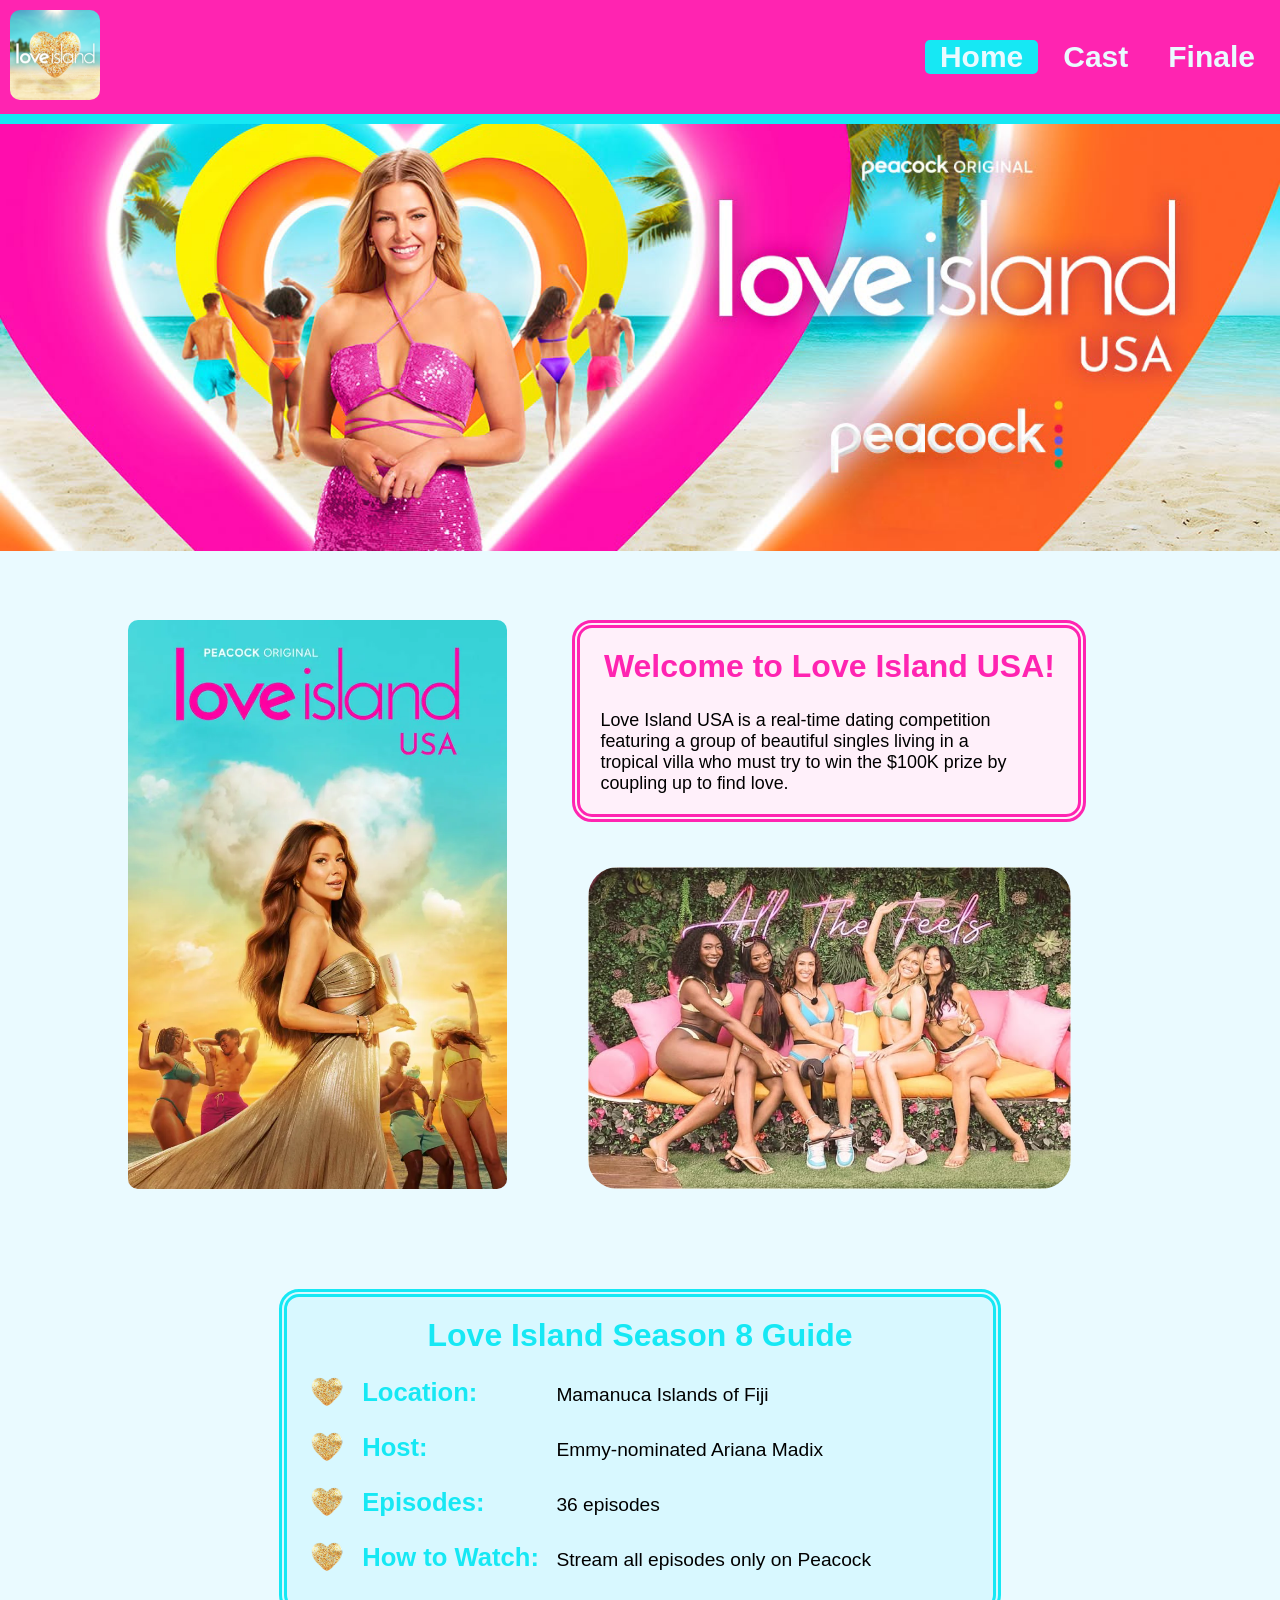
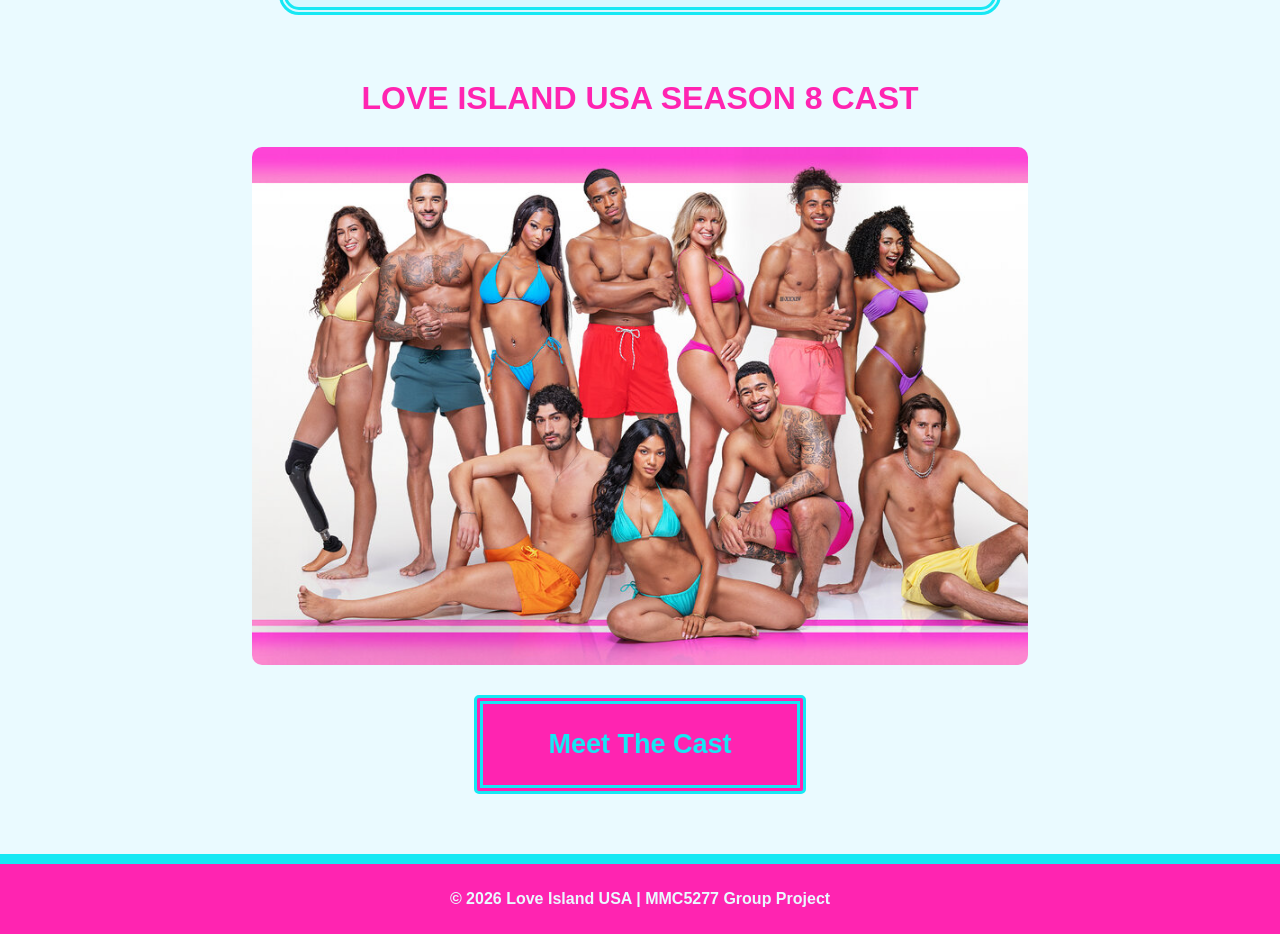
<file: index.html>
<!DOCTYPE html>
<html lang="en">
<head>
    <meta charset="UTF-8">
    <meta name="viewport" content="width=device-width, initial-scale=1.0">
    <title>Love Island USA Season 8 | Home</title>
    <link rel="stylesheet" href="style.css">
    <link rel="icon" type="image/png" href="images/goldHeart.png">
</head>
<body>

    <header class="header">
        <a href="index.html">
            <img src="images/appLogoLoveIsland.avif" alt="Love Island Logo" class="header__logo"> 
        </a>
        <nav class="header__nav">
            <a href="index.html" class="header__link header__link--active">Home</a>
            <a href="cast.html" class="header__link">Cast</a>
            <a href="finale.html" class="header__link">Finale</a>
        </nav>
    </header>


    <main class="main">
        <section class="hero">
            <img src="images/loveIslandHeroNew.png" 
                alt="Love Island Hero Image" class="hero__img">
        </section>


        <section class="content">
            <div class="content__container">
                <img src="images/loveIslandMainImage.webp" 
                    alt="Love Island Host Show Image" class="content__img">

                <div class ="content__container content__container--two">
                    <div class="content__section">
                        <h1 class="content__heading">Welcome to Love Island USA!</h1>
                        <!-- Credit: https://www.peacocktv.com/stream-tv/love-island-->
                        <p class="content__paragraph">Love Island USA is a real-time dating competition featuring a group of beautiful singles living in a tropical villa who must try to win the $100K prize by coupling up to find love.</p> 
                    </div>
                    <img src="images/loveIslandImg.jpg" alt="love island promo photo" class ="content__img2">  
                </div>
            </div>
            
            <div class ="content__section content__section--two">
                <h1 class="content__heading content__heading--blue">Love Island Season 8 Guide</h1>
            
                <div class="content__group">
                    <img src="images/goldHeart.png" alt="heart icon" class="content__heart">
                    <h2 class="content__label">Location: </h2> 
                    <p class="content__text">Mamanuca Islands of Fiji</p>
                </div>

                <div class="content__group">
                    <img src="images/goldHeart.png" alt="heart icon" class="content__heart">
                    <h2 class="content__label">Host:</h2>
                    <p class="content__text">Emmy-nominated Ariana Madix</p>
                </div>
            
                <div class="content__group">
                    <img src="images/goldHeart.png" alt="heart icon" class="content__heart">
                    <h2 class="content__label">Episodes:</h2>
                    <p class="content__text">36 episodes</p>
                </div>
            
                <div class="content__group">
                    <img src="images/goldHeart.png" alt="heart icon" class="content__heart">
                    <h2 class="content__label">How to Watch:</h2>
                    <p class="content__text">Stream all episodes only on Peacock</p>
                </div>    
            </div>
        </section>


        <section class="cast">
            <h1 class="cast__heading">Love Island USA Season 8 Cast</h1>
            <img src="images/loveIslandCast.jpg" 
                alt="Love Island Cast Image" class="cast__image">
            <a href="cast.html">     
                <button type="button" class="cast__button" link>Meet The Cast</button>
            </a>
        </section>
    </main>
</body>


<footer class="footer">
    <p>&copy; 2026 Love Island USA | MMC5277 Group Project</p>
</footer>

</html>
</file>
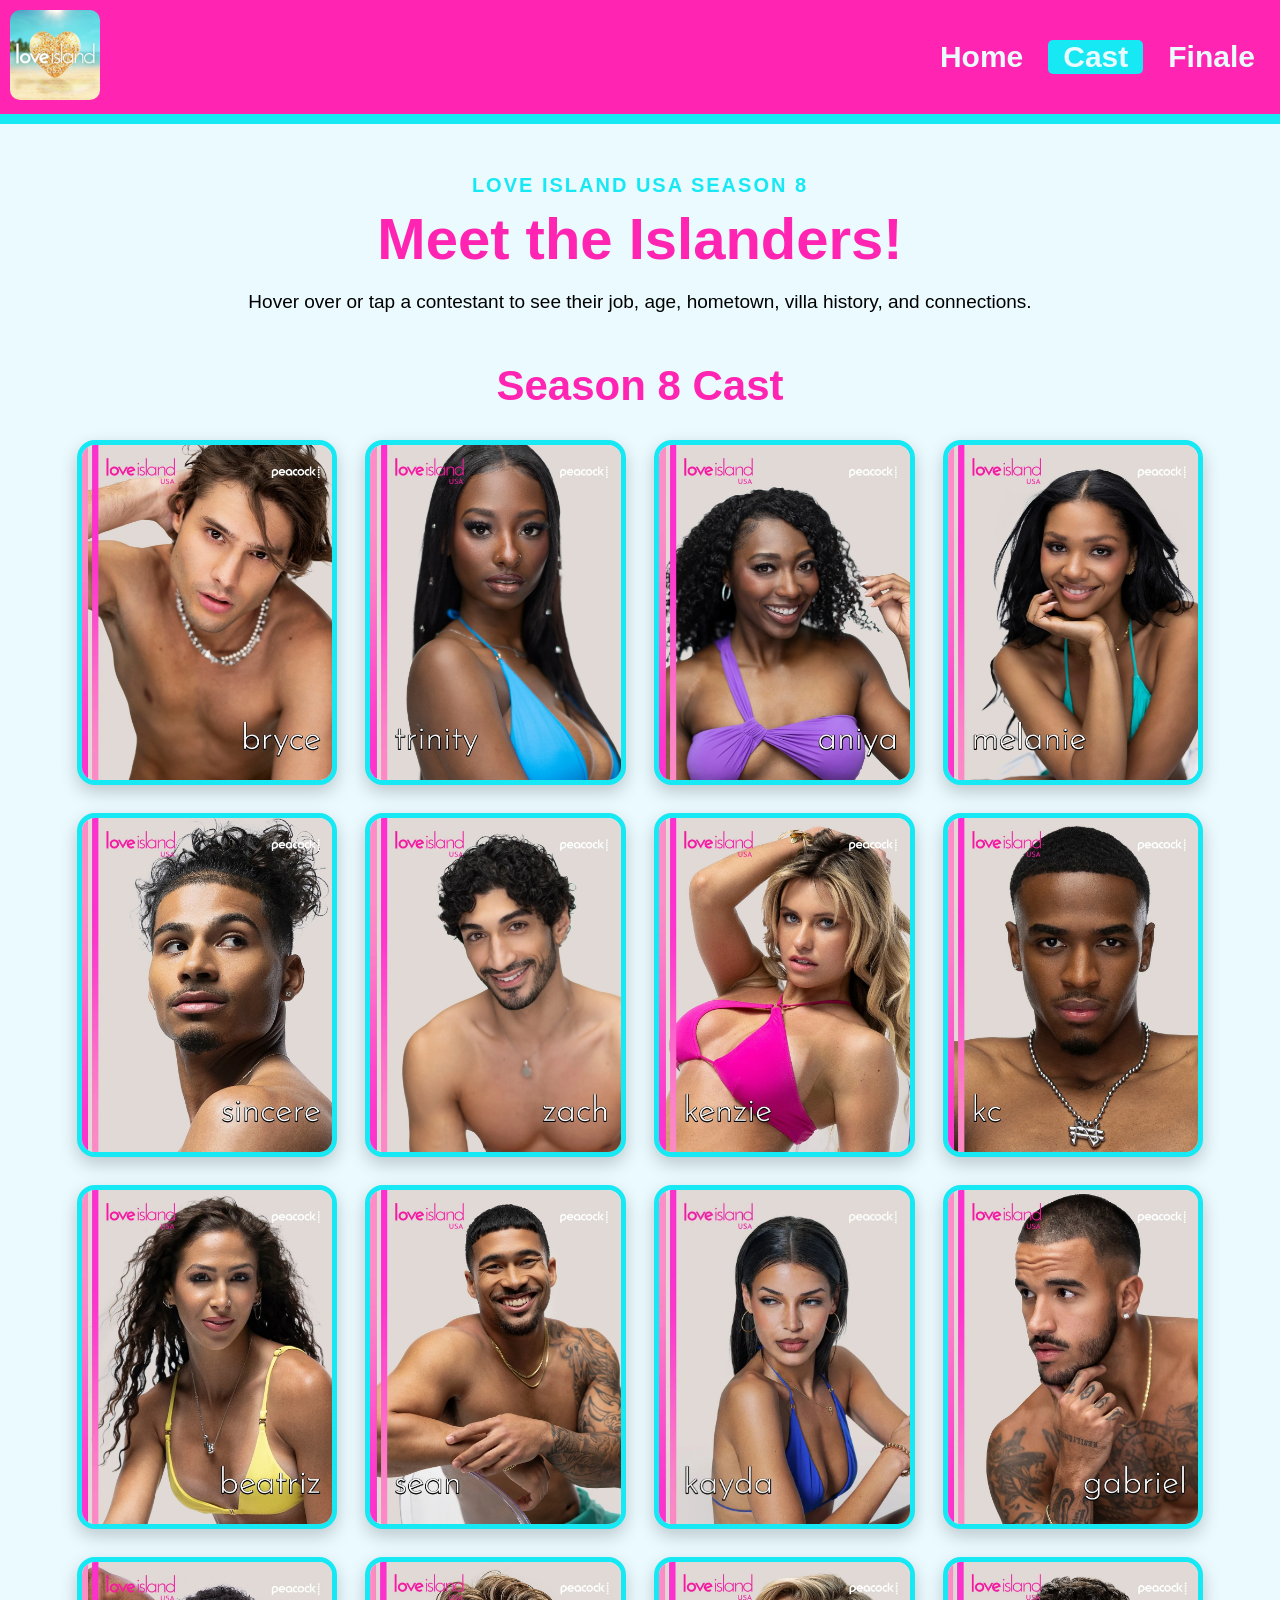
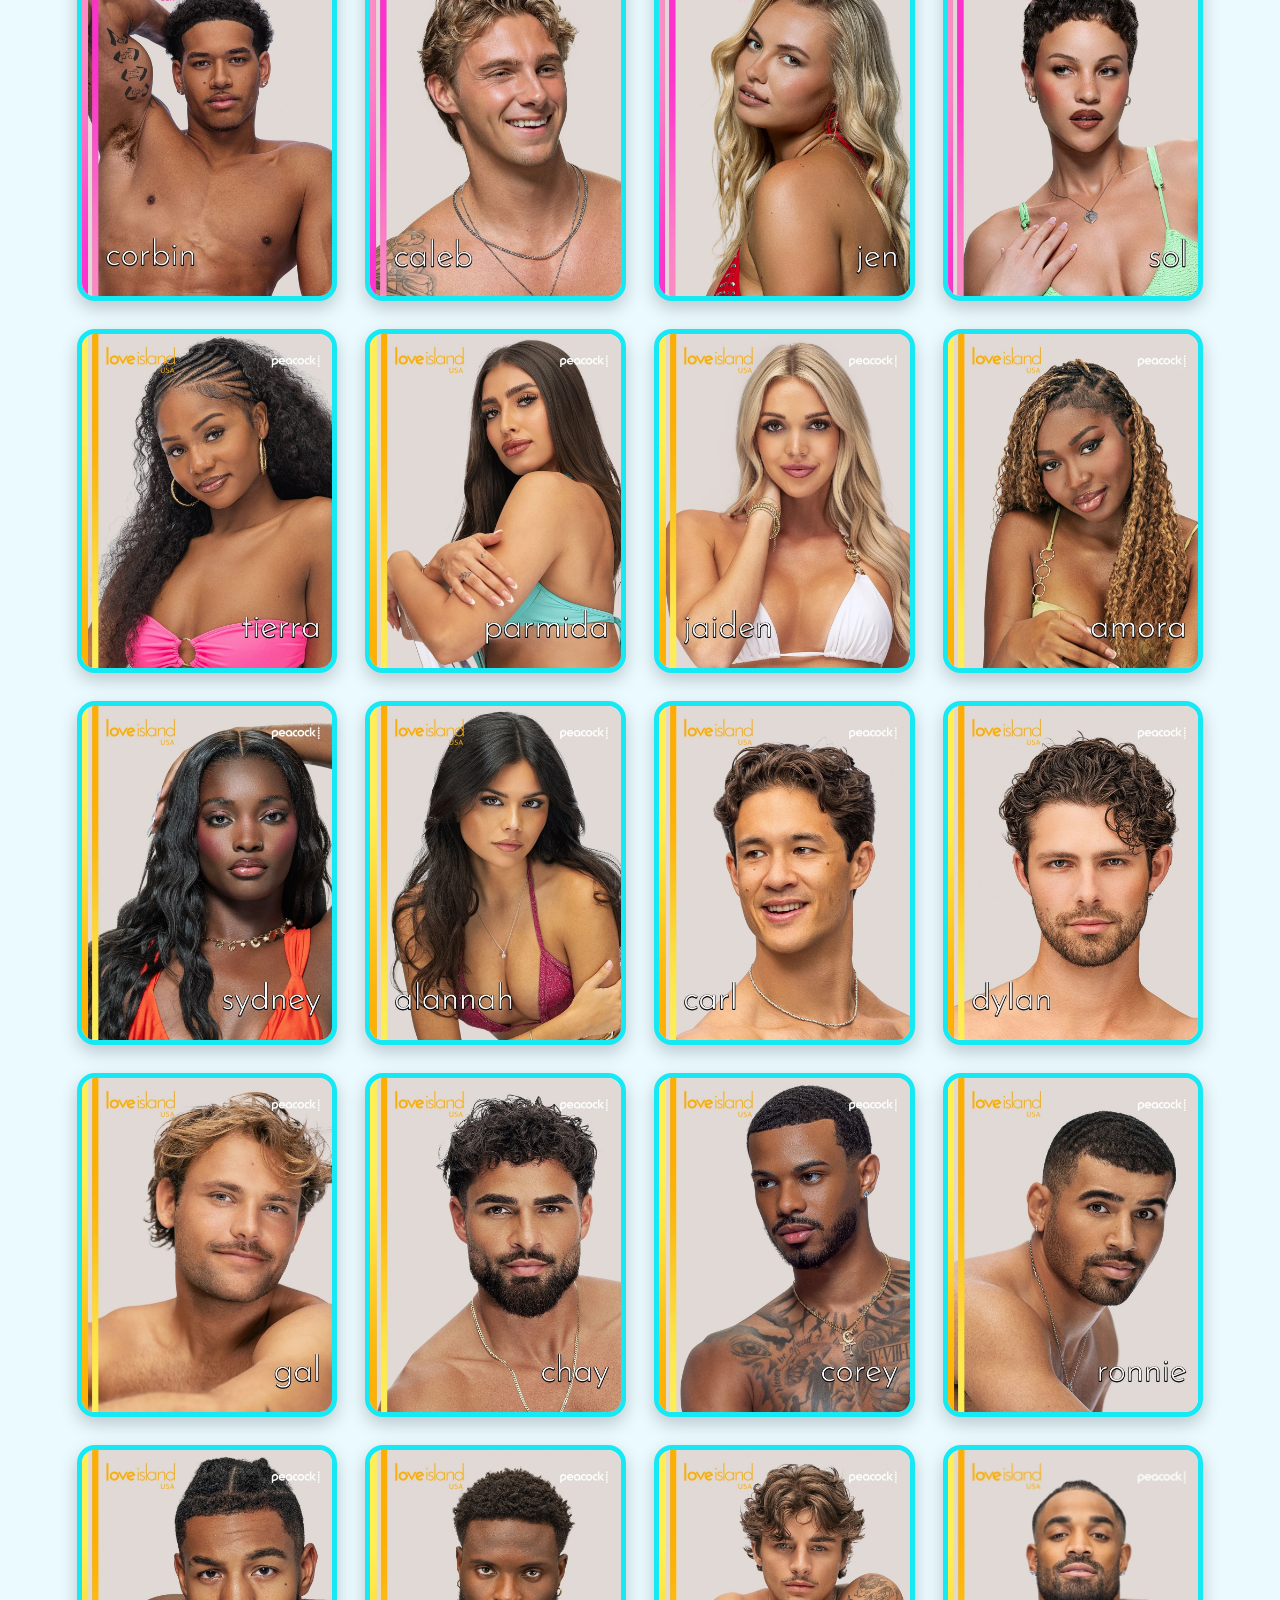
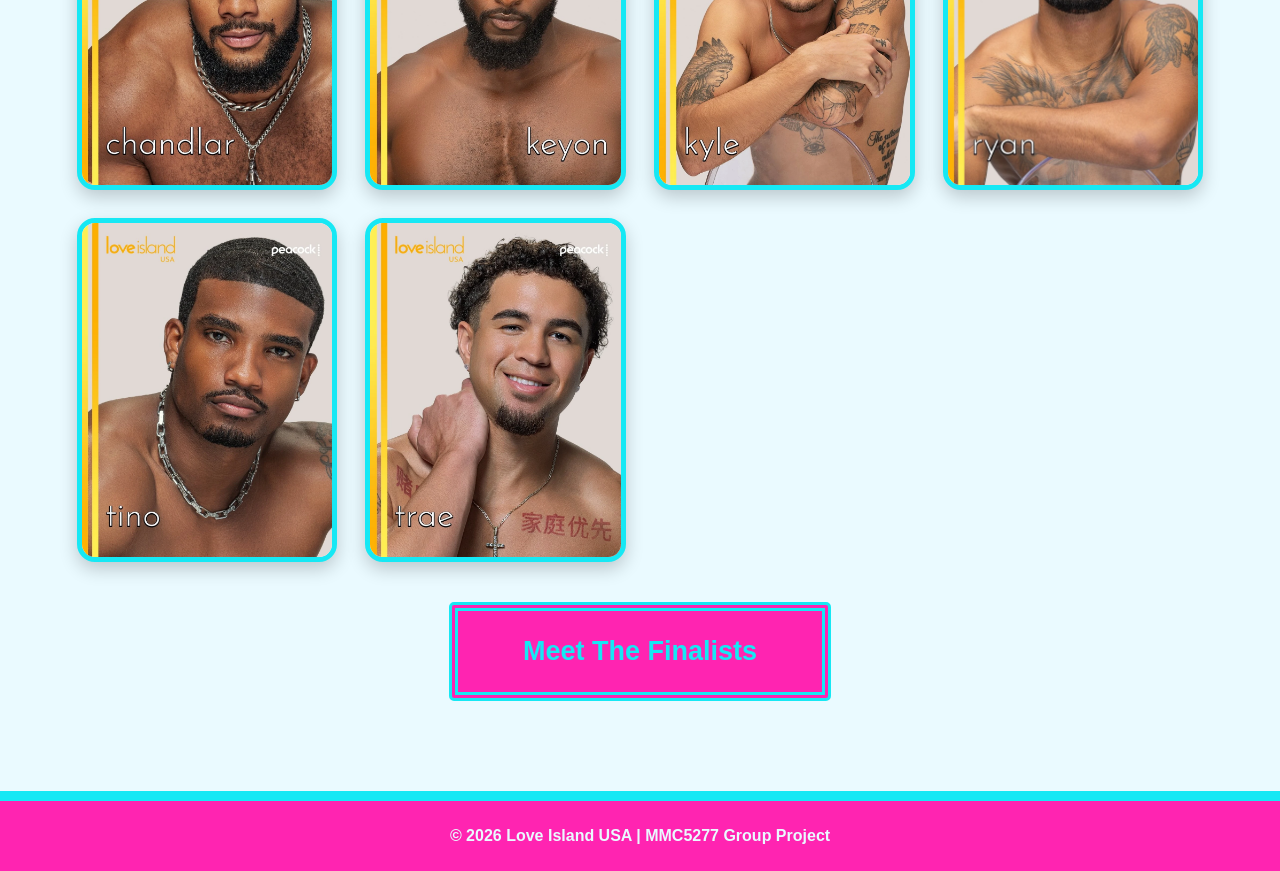
<file: cast.html>
<!DOCTYPE html>
<html lang="en">
<head>
    <meta charset="UTF-8">
    <meta name="viewport" content="width=device-width, initial-scale=1.0">
    <title>Love Island USA Season 8 | Cast</title>
    <link rel="stylesheet" href="style.css">
    <link rel="icon" type="image/png" href="images/goldHeart.png">
</head>

<body>
    <header class="header">
        <a href="index.html">
            <img
                src="images/appLogoLoveIsland.avif"
                alt="Love Island USA logo"
                class="header__logo"
            >
        </a>

        <nav class="header__nav" aria-label="Main navigation">
            <a href="index.html" class="header__link">Home</a>
            <a href="cast.html" class="header__link header__link--active">Cast</a>
            <a href="finale.html" class="header__link">Finale</a>
        </nav>
    </header>

    <main class="cast-page">
        <section class="cast-page__intro">
            <p class="cast-page__eyebrow">Love Island USA Season 8</p>
            <h1 class="cast-page__heading">Meet the Islanders!</h1>
            <p class="cast-page__intro-text">
                Hover over or tap a contestant to see their job, age, hometown,
                villa history, and connections.
            </p>
        </section>

        <section class="cast-page__contestants">
            <h2 class="cast-page__section-heading">Season 8 Cast</h2>

            <div class="cast-page__grid">
                <article class="cast-card" tabindex="0">
                    <img
                        src="images/USA_S8_Bryce_Dettloff.webp"
                        alt="Bryce Dettloff"
                        class="cast-card__image"
                        loading="lazy"
                    >

                    <div class="cast-card__overlay">
                        <h3 class="cast-card__overlay-name">Bryce Dettloff</h3>
                        <p><strong>Job:</strong> DJ, producer, and model</p>
                        <p><strong>Age:</strong> 29</p>
                        <p><strong>Hometown:</strong> Los Angeles, California</p>
                        <p><strong>Entered:</strong> Day 1</p>
                        <p><strong>Connections:</strong> Trinity</p>
                        <p class="cast-card__result"><strong>Place:</strong> Winner</p>
                    </div>
                </article>

                <article class="cast-card" tabindex="0">
                    <img
                        src="images/USA_S8_Trinity_Tatum.webp"
                        alt="Trinity Tatum"
                        class="cast-card__image"
                        loading="lazy"
                    >

                    <div class="cast-card__overlay">
                        <h3 class="cast-card__overlay-name">Trinity Tatum</h3>
                        <p><strong>Job:</strong> Model and makeup artist</p>
                        <p><strong>Age:</strong> 22</p>
                        <p><strong>Hometown:</strong> Newport News, Virginia</p>
                        <p><strong>Entered:</strong> Day 1</p>
                        <p><strong>Connections:</strong> Bryce</p>
                        <p class="cast-card__result"><strong>Place:</strong> Winner</p>
                    </div>
                </article>

                <article class="cast-card" tabindex="0">
                    <img
                        src="images/USA_S8_Aniya_Harvey.webp"
                        alt="Aniya Harvey"
                        class="cast-card__image"
                        loading="lazy"
                    >

                    <div class="cast-card__overlay">
                        <h3 class="cast-card__overlay-name">Aniya Harvey</h3>
                        <p><strong>Job:</strong> Nonprofit marketing director</p>
                        <p><strong>Age:</strong> 23</p>
                        <p><strong>Hometown:</strong> Tyrone, Georgia</p>
                        <p><strong>Entered:</strong> Day 1</p>
                        <p><strong>Connections:</strong> KC, Carl</p>
                        <p class="cast-card__result"><strong>Place:</strong> Runner-up</p>
                    </div>
                </article>

                <article class="cast-card" tabindex="0">
                    <img
                        src="images/USA_S8_Melanie_Moreno.webp"
                        alt="Melanie Moreno"
                        class="cast-card__image"
                        loading="lazy"
                    >

                    <div class="cast-card__overlay">
                        <h3 class="cast-card__overlay-name">Melanie Moreno</h3>
                        <p><strong>Job:</strong> Bikini store manager</p>
                        <p><strong>Age:</strong> 24</p>
                        <p><strong>Hometown:</strong> Philadelphia, Pennsylvania</p>
                        <p><strong>Entered:</strong> Day 1</p>
                        <p><strong>Connections:</strong> Sincere, Corbin, Corey</p>
                        <p class="cast-card__result"><strong>Place:</strong> Third place</p>
                    </div>
                </article>

                <article class="cast-card" tabindex="0">
                    <img
                        src="images/USA_S8_Sincere_Rhea.webp"
                        alt="Sincere Rhea"
                        class="cast-card__image"
                        loading="lazy"
                    >

                    <div class="cast-card__overlay">
                        <h3 class="cast-card__overlay-name">Sincere Rhea</h3>
                        <p><strong>Job:</strong> Former college track-and-field athlete</p>
                        <p><strong>Age:</strong> 25</p>
                        <p><strong>Hometown:</strong> Cape May, New Jersey</p>
                        <p><strong>Entered:</strong> Day 1</p>
                        <p><strong>Connections:</strong> Melanie, Sol, Amora</p>
                        <p class="cast-card__result"><strong>Place:</strong> Third place</p>
                    </div>
                </article>

                <article class="cast-card" tabindex="0">
                    <img
                        src="images/USA_S8_Zach_Georgiou.webp"
                        alt="Zach Georgiou"
                        class="cast-card__image"
                        loading="lazy"
                    >

                    <div class="cast-card__overlay">
                        <h3 class="cast-card__overlay-name">Zach Georgiou</h3>
                        <p><strong>Job:</strong> Content creator</p>
                        <p><strong>Age:</strong> 26</p>
                        <p><strong>Hometown:</strong> Birmingham, England</p>
                        <p><strong>Entered:</strong> Day 1</p>
                        <p><strong>Connections:</strong> Kenzie, Kayda</p>
                        <p class="cast-card__result"><strong>Place:</strong> Fourth place</p>
                    </div>
                </article>

                <article class="cast-card" tabindex="0">
                    <img
                        src="images/USA_S8_Kenzie_Annis.webp"
                        alt="Kenzie Annis"
                        class="cast-card__image"
                        loading="lazy"
                    >

                    <div class="cast-card__overlay">
                        <h3 class="cast-card__overlay-name">Kenzie Annis</h3>
                        <p><strong>Job:</strong> Nurse and nanny</p>
                        <p><strong>Age:</strong> 24</p>
                        <p><strong>Hometown:</strong> Kennesaw, Georgia</p>
                        <p><strong>Entered:</strong> Day 1</p>
                        <p><strong>Connections:</strong> Zach, Sean, Corbin, Caleb, Gal, Dylan</p>
                        <p class="cast-card__result"><strong>Eliminated:</strong> Day 30</p>
                    </div>
                </article>

                <article class="cast-card" tabindex="0">
                    <img
                        src="images/USA_S8_KC_Chandler.webp"
                        alt="KC Chandler"
                        class="cast-card__image"
                        loading="lazy"
                    >

                    <div class="cast-card__overlay">
                        <h3 class="cast-card__overlay-name">KC Chandler</h3>
                        <p><strong>Job:</strong> Nursing assistant</p>
                        <p><strong>Age:</strong> 23</p>
                        <p><strong>Hometown:</strong> Fresno, California</p>
                        <p><strong>Entered:</strong> Day 1</p>
                        <p><strong>Connections:</strong> Aniya, Sydney, Tierra</p>
                        <p class="cast-card__result"><strong>Eliminated:</strong> Day 30</p>
                    </div>
                </article>

                <article class="cast-card" tabindex="0">
                    <img
                        src="images/USA_S8_Beatriz_Hatz.webp"
                        alt="Beatriz Hatz"
                        class="cast-card__image"
                        loading="lazy"
                    >

                    <div class="cast-card__overlay">
                        <h3 class="cast-card__overlay-name">Beatriz Hatz</h3>
                        <p><strong>Job:</strong> Paralympic track-and-field athlete</p>
                        <p><strong>Age:</strong> 25</p>
                        <p><strong>Hometown:</strong> San Diego, California</p>
                        <p><strong>Entered:</strong> Day 1</p>
                        <p><strong>Connections:</strong> Sean, Gabriel</p>
                        <p class="cast-card__result"><strong>Eliminated:</strong> Day 10</p>
                    </div>
                </article>

                <article class="cast-card" tabindex="0">
                    <img
                        src="images/USA_S8_Sean_Reifel.webp"
                        alt="Sean Reifel"
                        class="cast-card__image"
                        loading="lazy"
                    >

                    <div class="cast-card__overlay">
                        <h3 class="cast-card__overlay-name">Sean Reifel</h3>
                        <p><strong>Job:</strong> Police officer</p>
                        <p><strong>Age:</strong> 29</p>
                        <p><strong>Hometown:</strong> Easton, Pennsylvania</p>
                        <p><strong>Entered:</strong> Day 1</p>
                        <p><strong>Connections:</strong> Beatriz, Aniya, Kenzie</p>
                        <p class="cast-card__result"><strong>Eliminated:</strong> Day 6</p>
                    </div>
                </article>

                <article class="cast-card" tabindex="0">
                    <img
                        src="images/USA_S8_Kayda_Bosse.webp"
                        alt="Kayda Bosse"
                        class="cast-card__image"
                        loading="lazy"
                    >

                    <div class="cast-card__overlay">
                        <h3 class="cast-card__overlay-name">Kayda Bosse</h3>
                        <p><strong>Job:</strong> Server and former model</p>
                        <p><strong>Age:</strong> 22</p>
                        <p><strong>Hometown:</strong> Manchester, New Hampshire</p>
                        <p><strong>Entered:</strong> Day 2</p>
                        <p><strong>Connections:</strong> Zach, Chay</p>
                        <p class="cast-card__result"><strong>Place:</strong> Fourth place</p>
                    </div>
                </article>

                <article class="cast-card" tabindex="0">
                    <img
                        src="images/USA_S8_Gabriel_Vasconcelos.webp"
                        alt="Gabriel Vasconcelos"
                        class="cast-card__image"
                        loading="lazy"
                    >

                    <div class="cast-card__overlay">
                        <h3 class="cast-card__overlay-name">Gabriel Vasconcelos</h3>
                        <p><strong>Job:</strong> Model, DJ, and computer science student</p>
                        <p><strong>Age:</strong> 26</p>
                        <p><strong>Hometown:</strong> Miami, Florida</p>
                        <p><strong>Entered:</strong> Day 2</p>
                        <p><strong>Connections:</strong> Trinity, Beatriz, Jen</p>
                        <p class="cast-card__result"><strong>Eliminated:</strong> Day 14</p>
                    </div>
                </article>

                <article class="cast-card" tabindex="0">
                    <img
                        src="images/USA_S8_Corbin_Mims.webp"
                        alt="Corbin Mims"
                        class="cast-card__image"
                        loading="lazy"
                    >

                    <div class="cast-card__overlay">
                        <h3 class="cast-card__overlay-name">Corbin Mims</h3>
                        <p><strong>Job:</strong> Travel company co-founder and fitness creator</p>
                        <p><strong>Age:</strong> 22</p>
                        <p><strong>Hometown:</strong> Miami, Florida</p>
                        <p><strong>Entered:</strong> Day 5</p>
                        <p><strong>Connections:</strong> Kenzie, Melanie, Jaiden, Parmida</p>
                        <p class="cast-card__result"><strong>Eliminated:</strong> Day 26</p>
                    </div>
                </article>

                <article class="cast-card" tabindex="0">
                    <img
                        src="images/USA_S8_Caleb_McDaniel.webp"
                        alt="Caleb McDaniel"
                        class="cast-card__image"
                        loading="lazy"
                    >

                    <div class="cast-card__overlay">
                        <h3 class="cast-card__overlay-name">Caleb McDaniel</h3>
                        <p><strong>Job:</strong> Model</p>
                        <p><strong>Age:</strong> 21</p>
                        <p><strong>Hometown:</strong> Asheboro, North Carolina</p>
                        <p><strong>Entered:</strong> Day 7</p>
                        <p><strong>Connections:</strong> Kenzie, Sol, Parmida, Jaiden</p>
                        <p class="cast-card__result"><strong>Eliminated:</strong> Day 25</p>
                    </div>
                </article>

                <article class="cast-card" tabindex="0">
                    <img
                        src="images/USA_S8_Jen_Terry.webp"
                        alt="Jen Terry"
                        class="cast-card__image"
                        loading="lazy"
                    >

                    <div class="cast-card__overlay">
                        <h3 class="cast-card__overlay-name">Jen Terry</h3>
                        <p><strong>Job:</strong> Model</p>
                        <p><strong>Age:</strong> 23</p>
                        <p><strong>Hometown:</strong> Melbourne, Florida</p>
                        <p><strong>Entered:</strong> Day 7</p>
                        <p><strong>Connections:</strong> Gabriel, Gal</p>
                        <p class="cast-card__result"><strong>Eliminated:</strong> Day 25</p>
                    </div>
                </article>

                <article class="cast-card" tabindex="0">
                    <img
                        src="images/USA_S8_Sol_Dean.webp"
                        alt="Sol Dean"
                        class="cast-card__image"
                        loading="lazy"
                    >

                    <div class="cast-card__overlay">
                        <h3 class="cast-card__overlay-name">Sol Dean</h3>
                        <p><strong>Job:</strong> Model and waitress</p>
                        <p><strong>Age:</strong> 24</p>
                        <p><strong>Hometown:</strong> Orange County, California</p>
                        <p><strong>Entered:</strong> Day 7</p>
                        <p><strong>Connections:</strong> Sincere, Caleb</p>
                        <p class="cast-card__result"><strong>Eliminated:</strong> Day 14</p>
                    </div>
                </article>

                <article class="cast-card" tabindex="0">
                    <img
                        src="images/USA_S8_Tierra_Davis.webp"
                        alt="Tierra “Titi” Davis"
                        class="cast-card__image"
                        loading="lazy"
                    >

                    <div class="cast-card__overlay">
                        <h3 class="cast-card__overlay-name">Tierra “Titi” Davis</h3>
                        <p><strong>Job:</strong> Nanny and model</p>
                        <p><strong>Age:</strong> 25</p>
                        <p><strong>Hometown:</strong> Inglewood, California</p>
                        <p><strong>Entered:</strong> Day 16</p>
                        <p><strong>Connections:</strong> KC</p>
                        <p class="cast-card__result"><strong>Eliminated:</strong> Day 30</p>
                    </div>
                </article>

                <article class="cast-card" tabindex="0">
                    <img
                        src="images/USA_S8_Parmida_Keshani.webp"
                        alt="Parmida Keshani"
                        class="cast-card__image"
                        loading="lazy"
                    >

                    <div class="cast-card__overlay">
                        <h3 class="cast-card__overlay-name">Parmida Keshani</h3>
                        <p><strong>Job:</strong> Personal trainer</p>
                        <p><strong>Age:</strong> 27</p>
                        <p><strong>Hometown:</strong> San Antonio, Texas</p>
                        <p><strong>Entered:</strong> Day 16</p>
                        <p><strong>Connections:</strong> Caleb, Corbin</p>
                        <p class="cast-card__result"><strong>Eliminated:</strong> Day 26</p>
                    </div>
                </article>

                <article class="cast-card" tabindex="0">
                    <img
                        src="images/USA_S8_Jaiden_Bacciocco.webp"
                        alt="Jaiden Bacciocco"
                        class="cast-card__image"
                        loading="lazy"
                    >

                    <div class="cast-card__overlay">
                        <h3 class="cast-card__overlay-name">Jaiden Bacciocco</h3>
                        <p><strong>Job:</strong> Business graduate and influencer</p>
                        <p><strong>Age:</strong> 22</p>
                        <p><strong>Hometown:</strong> Newbury Park, California</p>
                        <p><strong>Entered:</strong> Day 16</p>
                        <p><strong>Connections:</strong> Corbin, Caleb</p>
                        <p class="cast-card__result"><strong>Eliminated:</strong> Day 25</p>
                    </div>
                </article>

                <article class="cast-card" tabindex="0">
                    <img
                        src="images/USA_S8_Amora_Robinson.webp"
                        alt="Amora Robinson"
                        class="cast-card__image"
                        loading="lazy"
                    >

                    <div class="cast-card__overlay">
                        <h3 class="cast-card__overlay-name">Amora Robinson</h3>
                        <p><strong>Job:</strong> Model and fashion student</p>
                        <p><strong>Age:</strong> 21</p>
                        <p><strong>Hometown:</strong> Atlanta, Georgia</p>
                        <p><strong>Entered:</strong> Day 16; returned Day 21</p>
                        <p><strong>Connections:</strong> Sincere, Gal</p>
                        <p class="cast-card__result"><strong>Eliminated:</strong> Day 25</p>
                    </div>
                </article>

                <article class="cast-card" tabindex="0">
                    <img
                        src="images/USA_S8_Sydney_Eugene.webp"
                        alt="Sydney Eugene"
                        class="cast-card__image"
                        loading="lazy"
                    >

                    <div class="cast-card__overlay">
                        <h3 class="cast-card__overlay-name">Sydney Eugene</h3>
                        <p><strong>Job:</strong> Medical assistant in cardiology</p>
                        <p><strong>Age:</strong> 25</p>
                        <p><strong>Hometown:</strong> Naples, Florida</p>
                        <p><strong>Entered:</strong> Day 16</p>
                        <p><strong>Connections:</strong> KC</p>
                        <p class="cast-card__result"><strong>Eliminated:</strong> Day 20</p>
                    </div>
                </article>

                <article class="cast-card" tabindex="0">
                    <img
                        src="images/USA_S8_Alannah_Keyser.webp"
                        alt="Alannah Keyser"
                        class="cast-card__image"
                        loading="lazy"
                    >

                    <div class="cast-card__overlay">
                        <h3 class="cast-card__overlay-name">Alannah Keyser</h3>
                        <p><strong>Job:</strong> Student</p>
                        <p><strong>Age:</strong> 21</p>
                        <p><strong>Hometown:</strong> Miami, Florida</p>
                        <p><strong>Entered:</strong> Day 16</p>
                        <p><strong>Connections:</strong> Zach</p>
                        <p class="cast-card__result"><strong>Left:</strong> Day 19</p>
                    </div>
                </article>

                <article class="cast-card" tabindex="0">
                    <img
                        src="images/USA_S8_Carl_Schmidt.webp"
                        alt="Carl Schmidt"
                        class="cast-card__image"
                        loading="lazy"
                    >

                    <div class="cast-card__overlay">
                        <h3 class="cast-card__overlay-name">Carl Schmidt</h3>
                        <p><strong>Job:</strong> Personal trainer and therapist aide</p>
                        <p><strong>Age:</strong> 28</p>
                        <p><strong>Hometown:</strong> Denver, Colorado</p>
                        <p><strong>Entered:</strong> Day 17; returned Day 21</p>
                        <p><strong>Connections:</strong> Aniya</p>
                        <p class="cast-card__result"><strong>Place:</strong> Runner-up</p>
                    </div>
                </article>

                <article class="cast-card" tabindex="0">
                    <img
                        src="images/USA_S8_Dylan_Wrona.webp"
                        alt="Dylan Wrona"
                        class="cast-card__image"
                        loading="lazy"
                    >

                    <div class="cast-card__overlay">
                        <h3 class="cast-card__overlay-name">Dylan Wrona</h3>
                        <p><strong>Job:</strong> Model</p>
                        <p><strong>Age:</strong> 24</p>
                        <p><strong>Hometown:</strong> Los Angeles, California</p>
                        <p><strong>Entered:</strong> Day 17</p>
                        <p><strong>Connections:</strong> Kenzie</p>
                        <p class="cast-card__result"><strong>Eliminated:</strong> Day 30</p>
                    </div>
                </article>

                <article class="cast-card" tabindex="0">
                    <img
                        src="images/USA_S8_Gal_Tshnieder.webp"
                        alt="Gal Tshnieder"
                        class="cast-card__image"
                        loading="lazy"
                    >

                    <div class="cast-card__overlay">
                        <h3 class="cast-card__overlay-name">Gal Tshnieder</h3>
                        <p><strong>Job:</strong> Surf shop co-founder</p>
                        <p><strong>Age:</strong> 29</p>
                        <p><strong>Hometown:</strong> Los Angeles, California</p>
                        <p><strong>Entered:</strong> Day 17</p>
                        <p><strong>Connections:</strong> Jen, Kenzie, Amora</p>
                        <p class="cast-card__result"><strong>Eliminated:</strong> Day 25</p>
                    </div>
                </article>

                <article class="cast-card" tabindex="0">
                    <img
                        src="images/USA_S8_Chay_Nehra.webp"
                        alt="Chay Nehra"
                        class="cast-card__image"
                        loading="lazy"
                    >

                    <div class="cast-card__overlay">
                        <h3 class="cast-card__overlay-name">Chay Nehra</h3>
                        <p><strong>Job:</strong> Chiropractor</p>
                        <p><strong>Age:</strong> 27</p>
                        <p><strong>Hometown:</strong> San Diego, California</p>
                        <p><strong>Entered:</strong> Day 17</p>
                        <p><strong>Connections:</strong> Kayda</p>
                        <p class="cast-card__result"><strong>Eliminated:</strong> Day 20</p>
                    </div>
                </article>

                <article class="cast-card" tabindex="0">
                    <img
                        src="images/USA_S8_Corey_Sawyer_Jr.webp"
                        alt="Corey Sawyer Jr."
                        class="cast-card__image"
                        loading="lazy"
                    >

                    <div class="cast-card__overlay">
                        <h3 class="cast-card__overlay-name">Corey Sawyer Jr.</h3>
                        <p><strong>Job:</strong> Former college basketball player</p>
                        <p><strong>Age:</strong> 24</p>
                        <p><strong>Hometown:</strong> Longwood, Florida</p>
                        <p><strong>Entered:</strong> Day 17</p>
                        <p><strong>Connections:</strong> Melanie, Trinity</p>
                        <p class="cast-card__result"><strong>Eliminated:</strong> Day 20</p>
                    </div>
                </article>

                <article class="cast-card" tabindex="0">
                    <img
                        src="images/USA_S8_Ronnie_Gunter.webp"
                        alt="Ronnie Gunter"
                        class="cast-card__image"
                        loading="lazy"
                    >

                    <div class="cast-card__overlay">
                        <h3 class="cast-card__overlay-name">Ronnie Gunter</h3>
                        <p><strong>Job:</strong> Program director</p>
                        <p><strong>Age:</strong> 25</p>
                        <p><strong>Hometown:</strong> New York City, New York</p>
                        <p><strong>Entered:</strong> Day 17</p>
                        <p><strong>Connections:</strong> Melanie, Jen</p>
                        <p class="cast-card__result"><strong>Eliminated:</strong> Day 20</p>
                    </div>
                </article>

                <article class="cast-card" tabindex="0">
                    <img
                        src="images/USA_S8_Chandlar_Wilson.webp"
                        alt="Chandlar Wilson"
                        class="cast-card__image"
                        loading="lazy"
                    >

                    <div class="cast-card__overlay">
                        <h3 class="cast-card__overlay-name">Chandlar Wilson</h3>
                        <p><strong>Job:</strong> Fitness content creator</p>
                        <p><strong>Age:</strong> 26</p>
                        <p><strong>Hometown:</strong> Oklahoma City, Oklahoma</p>
                        <p><strong>Entered:</strong> Day 17</p>
                        <p><strong>Connections:</strong> None</p>
                        <p class="cast-card__result"><strong>Eliminated:</strong> Day 17</p>
                    </div>
                </article>

                <article class="cast-card" tabindex="0">
                    <img
                        src="images/USA_S8_Keyon_Harry.webp"
                        alt="Keyon Harry"
                        class="cast-card__image"
                        loading="lazy"
                    >

                    <div class="cast-card__overlay">
                        <h3 class="cast-card__overlay-name">Keyon Harry</h3>
                        <p><strong>Job:</strong> Bodybuilder, model, and photographer</p>
                        <p><strong>Age:</strong> 24</p>
                        <p><strong>Hometown:</strong> North Babylon, New York</p>
                        <p><strong>Entered:</strong> Day 17</p>
                        <p><strong>Connections:</strong> None</p>
                        <p class="cast-card__result"><strong>Eliminated:</strong> Day 17</p>
                    </div>
                </article>

                <article class="cast-card" tabindex="0">
                    <img
                        src="images/USA_S8_Kyle_Greene.webp"
                        alt="Kyle Greene"
                        class="cast-card__image"
                        loading="lazy"
                    >

                    <div class="cast-card__overlay">
                        <h3 class="cast-card__overlay-name">Kyle Greene</h3>
                        <p><strong>Job:</strong> Influencer</p>
                        <p><strong>Age:</strong> 26</p>
                        <p><strong>Hometown:</strong> Tampa, Florida</p>
                        <p><strong>Entered:</strong> Day 17</p>
                        <p><strong>Connections:</strong> None</p>
                        <p class="cast-card__result"><strong>Eliminated:</strong> Day 17</p>
                    </div>
                </article>

                <article class="cast-card" tabindex="0">
                    <img
                        src="images/USA_S8_Ryan_Hulscher.webp"
                        alt="Ryan Ten Hulscher"
                        class="cast-card__image"
                        loading="lazy"
                    >

                    <div class="cast-card__overlay">
                        <h3 class="cast-card__overlay-name">Ryan Ten Hulscher</h3>
                        <p><strong>Job:</strong> Former college football player</p>
                        <p><strong>Age:</strong> 27</p>
                        <p><strong>Hometown:</strong> Silver City, New Mexico</p>
                        <p><strong>Entered:</strong> Day 17</p>
                        <p><strong>Connections:</strong> None</p>
                        <p class="cast-card__result"><strong>Eliminated:</strong> Day 17</p>
                    </div>
                </article>

                <article class="cast-card" tabindex="0">
                    <img
                        src="images/USA_S8_Tino_Ellis.webp"
                        alt="Tino Ellis"
                        class="cast-card__image"
                        loading="lazy"
                    >

                    <div class="cast-card__overlay">
                        <h3 class="cast-card__overlay-name">Tino Ellis</h3>
                        <p><strong>Job:</strong> Model and former NFL player</p>
                        <p><strong>Age:</strong> 28</p>
                        <p><strong>Hometown:</strong> Queens, New York</p>
                        <p><strong>Entered:</strong> Day 17</p>
                        <p><strong>Connections:</strong> None</p>
                        <p class="cast-card__result"><strong>Eliminated:</strong> Day 17</p>
                    </div>
                </article>

                <article class="cast-card" tabindex="0">
                    <img
                        src="images/USA_S8_Trae_Taylor.webp"
                        alt="Trae Taylor"
                        class="cast-card__image"
                        loading="lazy"
                    >

                    <div class="cast-card__overlay">
                        <h3 class="cast-card__overlay-name">Trae Taylor</h3>
                        <p><strong>Job:</strong> Former college basketball player</p>
                        <p><strong>Age:</strong> 23</p>
                        <p><strong>Hometown:</strong> Missoula, Montana</p>
                        <p><strong>Entered:</strong> Day 17</p>
                        <p><strong>Connections:</strong> None</p>
                        <p class="cast-card__result"><strong>Eliminated:</strong> Day 17</p>
                    </div>
                </article>
            </div>
        </section>
        <a href="finale.html" class="cast__button-container">     
                <button type="button" class="cast__button cast__button--two" link>Meet The Finalists</button>
        </a>
    </main>

    <footer class="footer">
        <p>&copy; 2026 Love Island USA | MMC5277 Group Project</p>
    </footer>
</body>
</html>
</file>
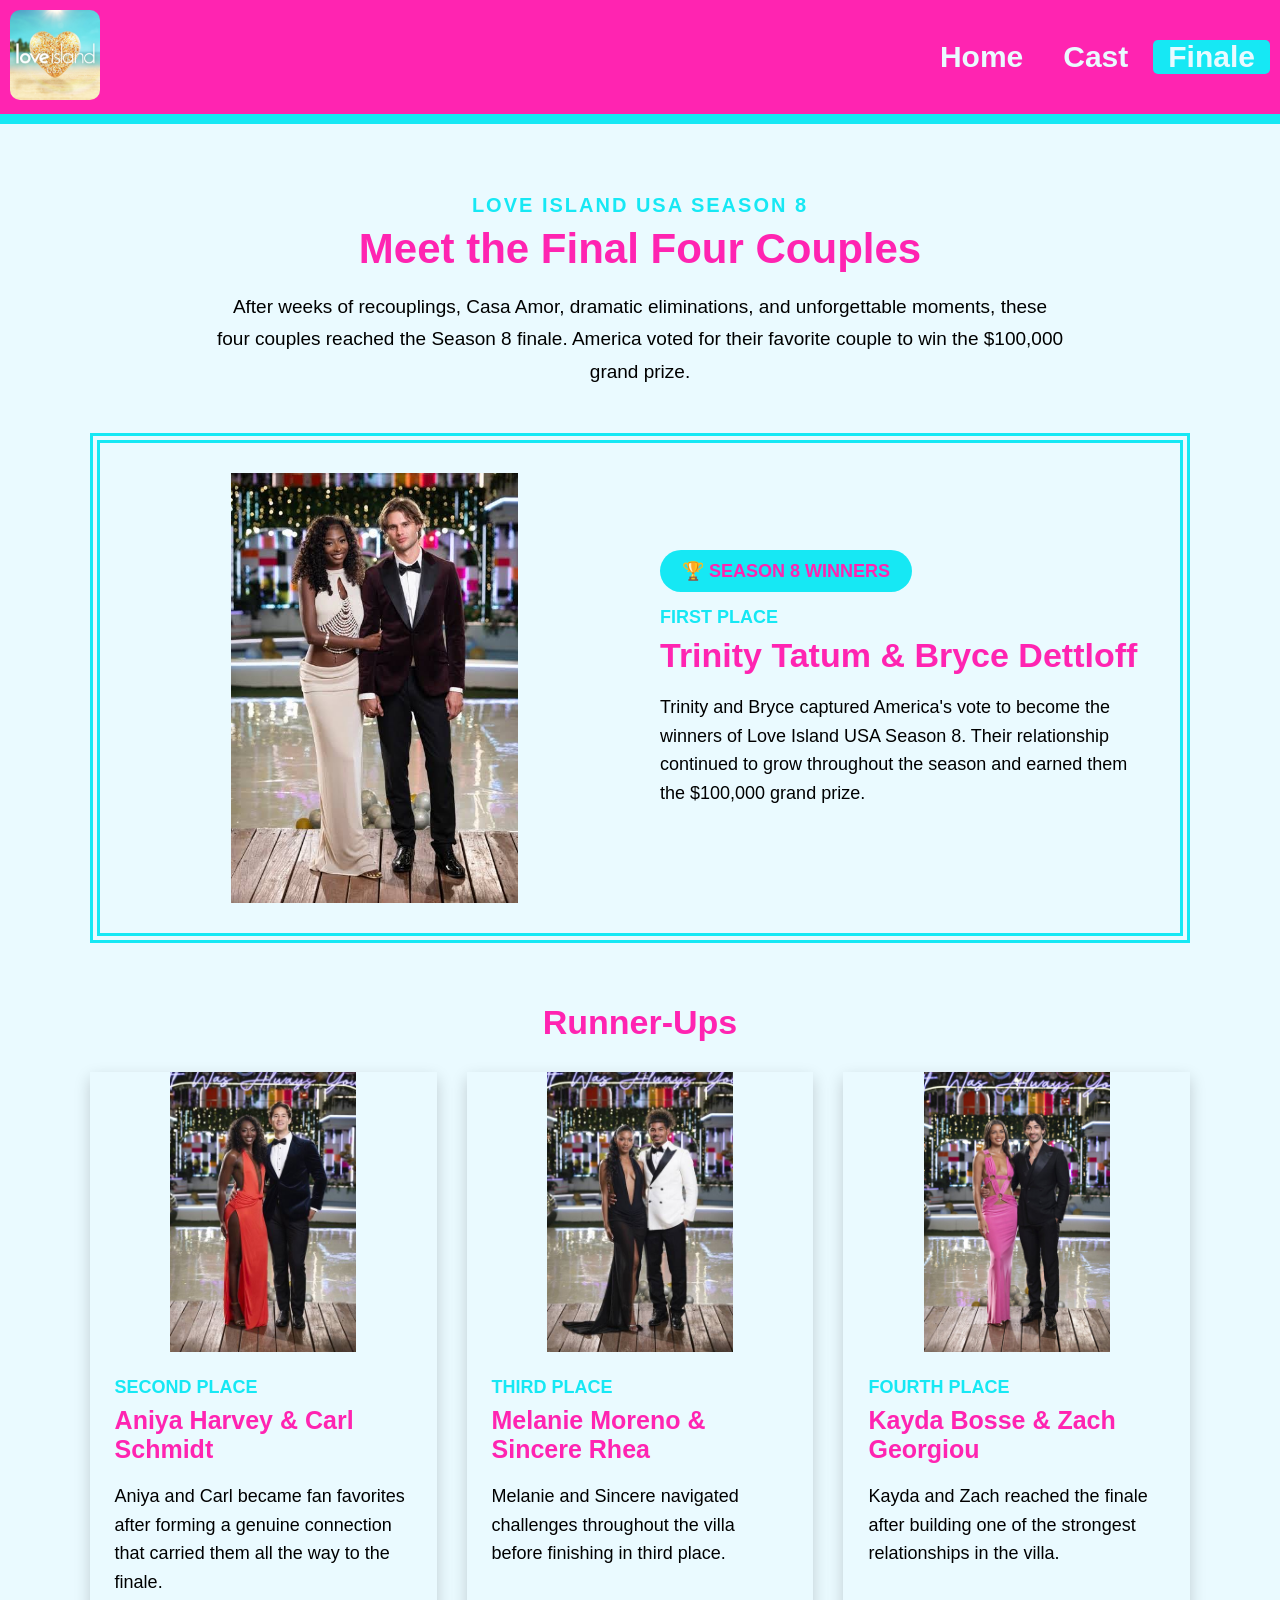
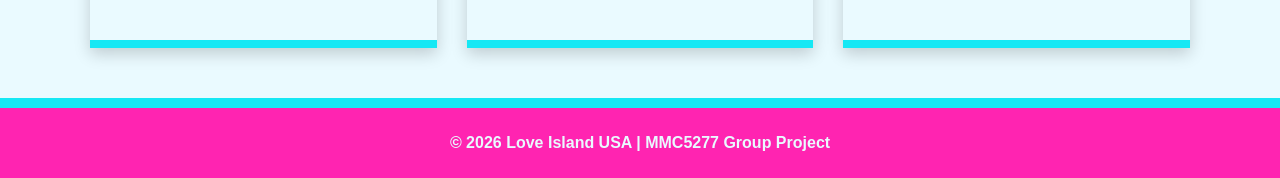
<file: finale.html>
<!DOCTYPE html>
<html lang="en">

<head>
    <meta charset="UTF-8">
    <meta name="viewport" content="width=device-width, initial-scale=1.0">
    <title>Love Island USA Season 8 | Finale</title>
    <link rel="stylesheet" href="style.css">
    <link rel="icon" type="image/png" href="images/goldHeart.png">
</head>

<body>

    <header class="header">
        <a href="index.html">
            <img src="images/appLogoLoveIsland.avif" alt="Love Island USA Logo" class="header__logo">
        </a>

        <nav class="header__nav">
            <a href="index.html" class="header__link">Home</a>
            <a href="cast.html" class="header__link">Cast</a>
            <a href="finale.html" class="header__link header__link--active">Finale</a>
        </nav>
    </header>

    <main class="finale">

        <section class="finale__intro">
            <p class="finale__eyebrow">Love Island USA Season 8</p>

            <h1 class="finale__heading">
                Meet the Final Four Couples
            </h1>

            <p class="finale__intro-text">
                After weeks of recouplings, Casa Amor, dramatic eliminations,
                and unforgettable moments, these four couples reached the
                Season 8 finale. America voted for their favorite couple to
                win the $100,000 grand prize.
            </p>
        </section>

        <section class="finale__winner">

            <div class="finale__winner-image-container">
                <img src="images/trinity-bryce.jpg" alt="Season 8 Winners Trinity Tatum and Bryce Dettloff"
                    class="finale__winner-image">
            </div>

            <div class="finale__winner-content">

                <span class="finale__winner-badge">
                    🏆 Season 8 Winners
                </span>

                <p class="finale__placement">
                    First Place
                </p>

                <h2 class="finale__couple-name">
                    Trinity Tatum &amp; Bryce Dettloff
                </h2>

                <p class="finale__couple-text">
                    Trinity and Bryce captured America's vote to become the
                    winners of Love Island USA Season 8. Their relationship
                    continued to grow throughout the season and earned them the
                    $100,000 grand prize.
                </p>

            </div>

        </section>

        <section class="finale__runner-ups">

            <h2 class="finale__section-heading">
                Runner-Ups
            </h2>

            <div class="finale__cards">

                <article class="finale__card">

                    <img src="images/aniya-carl.jpg" alt="Aniya Harvey and Carl Schmidt" class="finale__card-image">

                    <div class="finale__card-content">

                        <p class="finale__placement">
                            Second Place
                        </p>

                        <h3 class="finale__card-name">
                            Aniya Harvey &amp; Carl Schmidt
                        </h3>

                        <p class="finale__card-text">
                            Aniya and Carl became fan favorites after forming a
                            genuine connection that carried them all the way to the
                            finale.
                        </p>

                    </div>

                </article>

                <article class="finale__card">

                    <img src="images/melanie-sincere.jpg" alt="Melanie Moreno and Sincere Rhea"
                        class="finale__card-image">

                    <div class="finale__card-content">

                        <p class="finale__placement">
                            Third Place
                        </p>

                        <h3 class="finale__card-name">
                            Melanie Moreno &amp; Sincere Rhea
                        </h3>

                        <p class="finale__card-text">
                            Melanie and Sincere navigated challenges throughout the
                            villa before finishing in third place.
                        </p>

                    </div>

                </article>

                <article class="finale__card">

                    <img src="images/kayda-zach.jpg" alt="Kayda Bosse and Zach Georgiou" class="finale__card-image">

                    <div class="finale__card-content">

                        <p class="finale__placement">
                            Fourth Place
                        </p>

                        <h3 class="finale__card-name">
                            Kayda Bosse &amp; Zach Georgiou
                        </h3>

                        <p class="finale__card-text">
                            Kayda and Zach reached the finale after building one of
                            the strongest relationships in the villa.
                        </p>

                    </div>

                </article>

            </div>

        </section>

    </main>

    <footer class="footer">
        <p>&copy; 2026 Love Island USA | MMC5277 Group Project</p>
    </footer>

</body>

</html>
</file>
<file: style.css>
/* Home Page */
:root {
    --primary: #ff24b1;
    --secondary:#16e8f4;
    --offWhite: rgb(234, 250, 255);
    --lightPrimary: #fff0fa;
    --lightSecondary: #d8f8ff;
}

body {
    font-family: Helvetica, Arial, Verdana, sans-serif;
    min-height: 100vh;
    color: black;
    margin: 0px;
    padding: 0px;
    display: flex;
    flex-direction: column;
    background-color: var(--offWhite);
}

.header {
    background-color: var(--primary);
    display: flex;
    justify-content: space-between;
    padding: 10px;
    border-bottom: 10px solid var(--secondary);
}

a {
    cursor: pointer;
}

.header__nav {
    display: flex;
    align-items: center;
    gap: 10px;
    font-size: 30px;
}

.header__logo {
    width: 90px;
    border-radius: 10px;
}

a.header__link {
    text-decoration: none;
    color: var(--offWhite);
    cursor: pointer;
    padding: 0px 15px;
    font-weight: bold;
}

a.header__link:hover {
  background-color: var(--secondary);
  transform: translateY(-2px);
  border-radius: 5px;
}

.main {
    display: flex;
    flex-direction: column;
    justify-content: center;
    align-items: center;
}

.hero {
    width: 100%;
    overflow: hidden;
}

.hero__img {
    width: 100%;
    max-height: 430px;
    object-fit: cover;
}

.content__heading {
    color: var(--primary);;
    margin: 0px;
    padding: 0px;
    font-size: clamp(20px, 2.5vw,60px);
    margin-bottom: 7px;
    text-align: center;
}

.content__heading--blue {
    color: var(--secondary);
    margin-bottom: 13px;
}

.content__heading--small {
    color: var(--secondary);
    font-size: clamp(25px, 2vw,60px);
}

.content__heart {
    width: 40px;
    margin-bottom: 10px;
}

.content {
    display: flex;
    flex-direction: column;
    gap: 100px;
    width: auto;
    padding: 20px clamp(50px, 10vw, 150px);
    align-items: center;
    margin: 45px 0px;
}

.content__img {
    width: clamp(280px, 37%, 400px);
    border-radius: 10px;
}

.content__img2 {
    width: clamp(250px, 75%, 700px);
    border-radius: 30px;
}

.content__container{
    display: flex;
    flex-direction: row;
    align-items: center;
}

.content__container--two{
    flex-direction: column;
    gap: 45px;
}

.content__section {
    display: flex;
    flex-direction: column;
    background-color: var(--lightPrimary);
    padding: 20px;
    border-radius: 20px;
    border: 8px double var(--primary);;
    width: clamp(200px, 71%, 700px);
}

.content__paragraph {
    width: 90%;
    font-size: 20px;
    font-weight: 300;
    font-size: clamp(13px, 1.4vw,40px);
    margin-bottom: 0px;
}

.content__section--two {
    background-color: var(--lightSecondary);;
    border: 8px double var(--secondary);
    width: clamp(50px, 65%, 800px);
}

.content__group {
    display: flex;
    flex-direction: row;
    align-items: start;
    gap: 15px;
    margin-top: 5px;
    align-items: center;
}

.content__label {
    color: var(--secondary);
    margin: 0px;
    padding: 0px;
    font-weight: bold;
    margin-bottom: 10px;
    font-size: clamp(15px, 2vw,50px);
    width: clamp(90px, 14vw, 200px);
}

.content__text {
    color: black;
    margin-bottom: 10px;
    font-size: 20px;
    font-weight: 300;
    margin-top: 5px;
    font-size: clamp(12px, 1.5vw,30px);
}

.cast {
    display: flex;
    flex-direction: column;
    align-items: center;
}

.cast__heading {
    color: var(--primary);;
    margin: 0px;
    padding: 0px;
    text-transform: uppercase;
    font-size: clamp(30px, 2.5vw,60px);
    text-align: center;
}

.cast__image {
    border-radius: 10px;
    margin: 30px 0px;
    width: 90%;
}

.cast__button:hover {
    background-color: var(--secondary);
    color: var(--primary);;
    border: 9px double var(--primary);;
}

.cast__button {
    background-color: var(--primary);;
    color: var(--secondary);
    border: 9px double var(--secondary);
    border-radius: 5px;
    width: auto;
    font-size: 27px;
    padding: 25px 65px;
    cursor: pointer;
    margin-bottom: 60px;
    font-weight: bold;
}

.footer {
    background-color: var(--primary);;
    color: rgb(234, 250, 255);
    text-align: center;
    padding: 10px;
    font-weight: bold;
    border-top: 10px solid var(--secondary);
}

@media screen and (max-width: 850px) {

    .header__logo {
        width: 50px; 
    }
    .header__nav {
        font-size: 22px;
    }
    .hero {
        height: 100%;
    }  
    .content {
        flex-direction: column;
        margin: 25px 0;
        gap: 45px;
        padding: 20px 20px;
    }
    .content__container {
        gap: 45px;
        flex-direction: column;
    }
    .content__img {
        margin-left: 0;
        width: 55%;
    }
    .content__section {
        width: 70%;
        gap: 5px;
    }
    .content__group {
        align-items: center;
    }
    .content__heading {
        font-size: 24px;
        margin: 0px 20px;
    }
    .content__heading--blue {
        font-size: 24px;
        margin-bottom: 8px;
        margin: 0px 25px;
    }
    .content__paragraph {
        font-size: 14px;
    }
    .content__text {
        margin-top: 5px;
        font-size: 14px;
        flex: 1;
    }
    .content__label {
        font-size: 14px;
        width: clamp(10px, 17vw, 500px);    
    }
    .content__heart {
        width: 32px;
    }
    .cast__heading {
        font-size: 22px;
    }
    .cast__image {
        width: 90%;
    }
    .cast__button {
        border: 9px double var(--secondary);
        width: auto;
        font-size: 19px;
        padding: 15px 35px;
        margin-bottom: 60px;
    }

}

/* Finale Page */

.finale {
padding: 50px 7%;
}

.finale__intro {
max-width: 850px;
margin: 0 auto 45px;
text-align: center;
animation: cast-intro-entrance 0.8s ease-out;
}

.finale__eyebrow {
color: var(--secondary);
font-size: 20px;
font-weight: bold;
letter-spacing: 2px;
margin-bottom: 8px;
text-transform: uppercase;
}

.finale__heading {
color: var(--primary);
font-size: 42px;
margin: 0 0 18px;
}

.finale__intro-text {
font-size: 19px;
line-height: 1.7;
margin: 0;
}

.finale__winner {
align-items: center;
background-color: rgb(234, 250, 255);
border: 10px double var(--secondary);
display: flex;
gap: 40px;
margin: 0 auto 60px;
max-width: 1100px;
padding: 30px;
}

.finale__winner-image-container {
flex: 1;
}

.finale__winner-image {
display: block;
height: 430px;
object-fit: contain;
object-position: center top;
width: 100%;
}

.finale__winner-content {
flex: 1;
}

.finale__winner-badge {
animation: finale-winner-pulse 2s ease-in-out infinite;
background-color: var(--secondary);
border-radius: 30px;
color: var(--primary);
display: inline-block;
font-size: 18px;
font-weight: bold;
margin-bottom: 15px;
padding: 10px 22px;
text-transform: uppercase;
}

.finale__placement {
color: var(--secondary);
font-size: 18px;
font-weight: bold;
margin: 0 0 8px;
text-transform: uppercase;
}

.finale__couple-name {
color: var(--primary);
font-size: 34px;
margin: 0 0 18px;
}

.finale__couple-text,
.finale__card-text {
font-size: 18px;
line-height: 1.6;
}

.finale__section-heading {
color: var(--primary);
font-size: 34px;
margin-bottom: 30px;
text-align: center;
}

.finale__cards {
display: flex;
flex-wrap: wrap;
gap: 30px;
justify-content: center;
}

.finale__card {
background-color: rgb(234, 250, 255);
border-bottom: 8px solid var(--secondary);
box-shadow: 0 6px 15px rgba(0, 0, 0, 0.18);
flex: 1 1 280px;
max-width: 350px;
transition: transform 0.3s ease, box-shadow 0.3s ease;
}

.finale__card:hover {
box-shadow: 0 12px 24px rgba(0, 0, 0, 0.25);
transform: translateY(-10px);
}

.finale__card-image {
display: block;
height: 280px;
object-fit: contain;
object-position: center top;
width: 100%;
}

.finale__card-content {
padding: 25px;
}

.finale__card-name {
color: var(--primary);
font-size: 25px;
margin: 0 0 15px;
}

@keyframes finale-winner-pulse {
0%,
100% {
box-shadow: 0 0 0 0 rgba(255, 215, 0, 0.5);
transform: scale(1);
}

50% {
box-shadow: 0 0 0 12px rgba(255, 215, 0, 0);
transform: scale(1.05);
}
}

@media screen and (max-width: 850px) {
.finale {
padding: 35px 5%;
}

.finale__heading {
font-size: 32px;
}

.finale__winner {
flex-direction: column;
gap: 25px;
padding: 20px;
}

.finale__winner-image-container,
.finale__winner-content {
width: 100%;
}

.finale__winner-image {
height: 330px;
}

.finale__couple-name {
font-size: 28px;
}

.finale__cards {
align-items: center;
flex-direction: column;
}

.finale__card {
max-width: 100%;
width: 100%;
}

.finale__card-image {
height: 320px;
}
}

/* Cast Page */

.header__link--active {
    background-color: var(--secondary);
    border-radius: 5px;
    color: var(--primary);
}

.cast-page {
    flex: 1;
    padding: 50px 6%;
}

.cast-page__intro {
    animation: cast-intro-entrance 0.8s ease-out;
    margin: 0 auto 45px;
    max-width: 850px;
    text-align: center;
}

.cast-page__eyebrow {
    color: var(--secondary);
    font-size: 20px;
    font-weight: bold;
    letter-spacing: 2px;
    margin: 0 0 8px;
    text-transform: uppercase;
}

.cast-page__heading {
    color: var(--primary);
    font-size: clamp(36px, 5vw, 58px);
    margin: 0 0 15px;
}

.cast-page__intro-text {
    font-size: 19px;
    line-height: 1.6;
    margin: 0;
}

.cast-page__section-heading {
    color: var(--primary);
    font-size: clamp(30px, 4vw, 42px);
    margin: 0 0 30px;
    text-align: center;
}

.cast-page__grid {
    display: grid;
    gap: 28px;
    grid-template-columns: repeat(auto-fit, minmax(240px, 1fr));
    margin: 0 auto;
    max-width: 1500px;
}

.cast-card {
    aspect-ratio: 3 / 4;
    background-color: var(--lightPrimary);
    border: 5px solid var(--secondary);
    border-radius: 18px;
    box-shadow: 0 7px 18px rgba(0, 0, 0, 0.2);
    overflow: hidden;
    position: relative;
    transition: box-shadow 0.3s ease, transform 0.3s ease;
}

.cast-card__image {
    display: block;
    height: 100%;
    object-fit: cover;
    object-position: center top;
    transition: filter 0.35s ease, transform 0.45s ease;
    width: 100%;
}

.cast-card__overlay {
    align-content: center;
    background: linear-gradient(
        145deg,
        rgba(255, 36, 177, 0.96),
        rgba(22, 232, 244, 0.96)
    );
    color: white;
    display: grid;
    inset: 0;
    opacity: 0;
    overflow-y: auto;
    padding: 24px;
    position: absolute;
    transform: translateY(100%);
    transition: opacity 0.35s ease, transform 0.35s ease;
}

.cast-card__overlay-name {
    border-bottom: 3px solid white;
    font-size: 27px;
    margin: 0 0 12px;
    padding-bottom: 8px;
}

.cast-card__overlay p {
    color: white;
    font-size: 16px;
    line-height: 1.35;
    margin: 4px 0;
}

.cast-card__overlay strong {
    color: white;
    font-weight: bold;
}

.cast-card__result {
    background-color: rgba(0, 0, 0, 0.25);
    border-radius: 20px;
    justify-self: start;
    margin-top: 12px !important;
    padding: 7px 12px;
}
.cast__button--two {
    margin: 40px 0px;
}
.cast__button-container {
    display: flex;
    justify-content: center;
    text-decoration: none;
}

@media (hover: hover) and (pointer: fine) {
    .cast-card:hover {
        box-shadow: 0 16px 30px rgba(0, 0, 0, 0.3);
        transform: translateY(-9px);
    }

    .cast-card:hover .cast-card__image {
        filter: brightness(0.4);
        transform: scale(1.07);
    }
    .cast-card:hover .cast-card__overlay {
        opacity: 1;
        transform: translateY(0);
    }

}

@media (hover: none) {
    .cast-card:focus {
        box-shadow: 0 16px 30px rgba(0, 0, 0, 0.3);
        transform: translateY(-9px);
    }

    .cast-card:focus .cast-card__image {
        filter: brightness(0.4);
        transform: scale(1.07);
    }

    .cast-card:focus .cast-card__overlay {
        opacity: 1;
        transform: translateY(0);
    }
}

@keyframes cast-intro-entrance {
    from {
        opacity: 0;
        transform: translateY(30px);
    }

    to {
        opacity: 1;
        transform: translateY(0);
    }
}

@media screen and (max-width: 800px) {
    .cast-page {
        padding: 35px 5%;
    }

    .cast-page__grid {
        grid-template-columns: repeat(2, minmax(0, 1fr));
    }

    .cast-page__intro-text {
        font-size: 17px;
    }
}

@media screen and (max-width: 520px) {
    .header__nav {
        font-size: 17px;
        gap: 2px;
    }

    a.header__link {
        padding: 8px;
    }

    .cast-page__grid {
        grid-template-columns: 1fr;
    }

    .cast-card {
        margin: 0 auto;
        max-width: 350px;
        width: 100%;
    }
}

@media (prefers-reduced-motion: reduce) {
    .cast-page__intro,
    .cast-card,
    .cast-card__image,
    .cast-card__overlay {
        animation: none;
        transition: none;
    }
}
</file>
